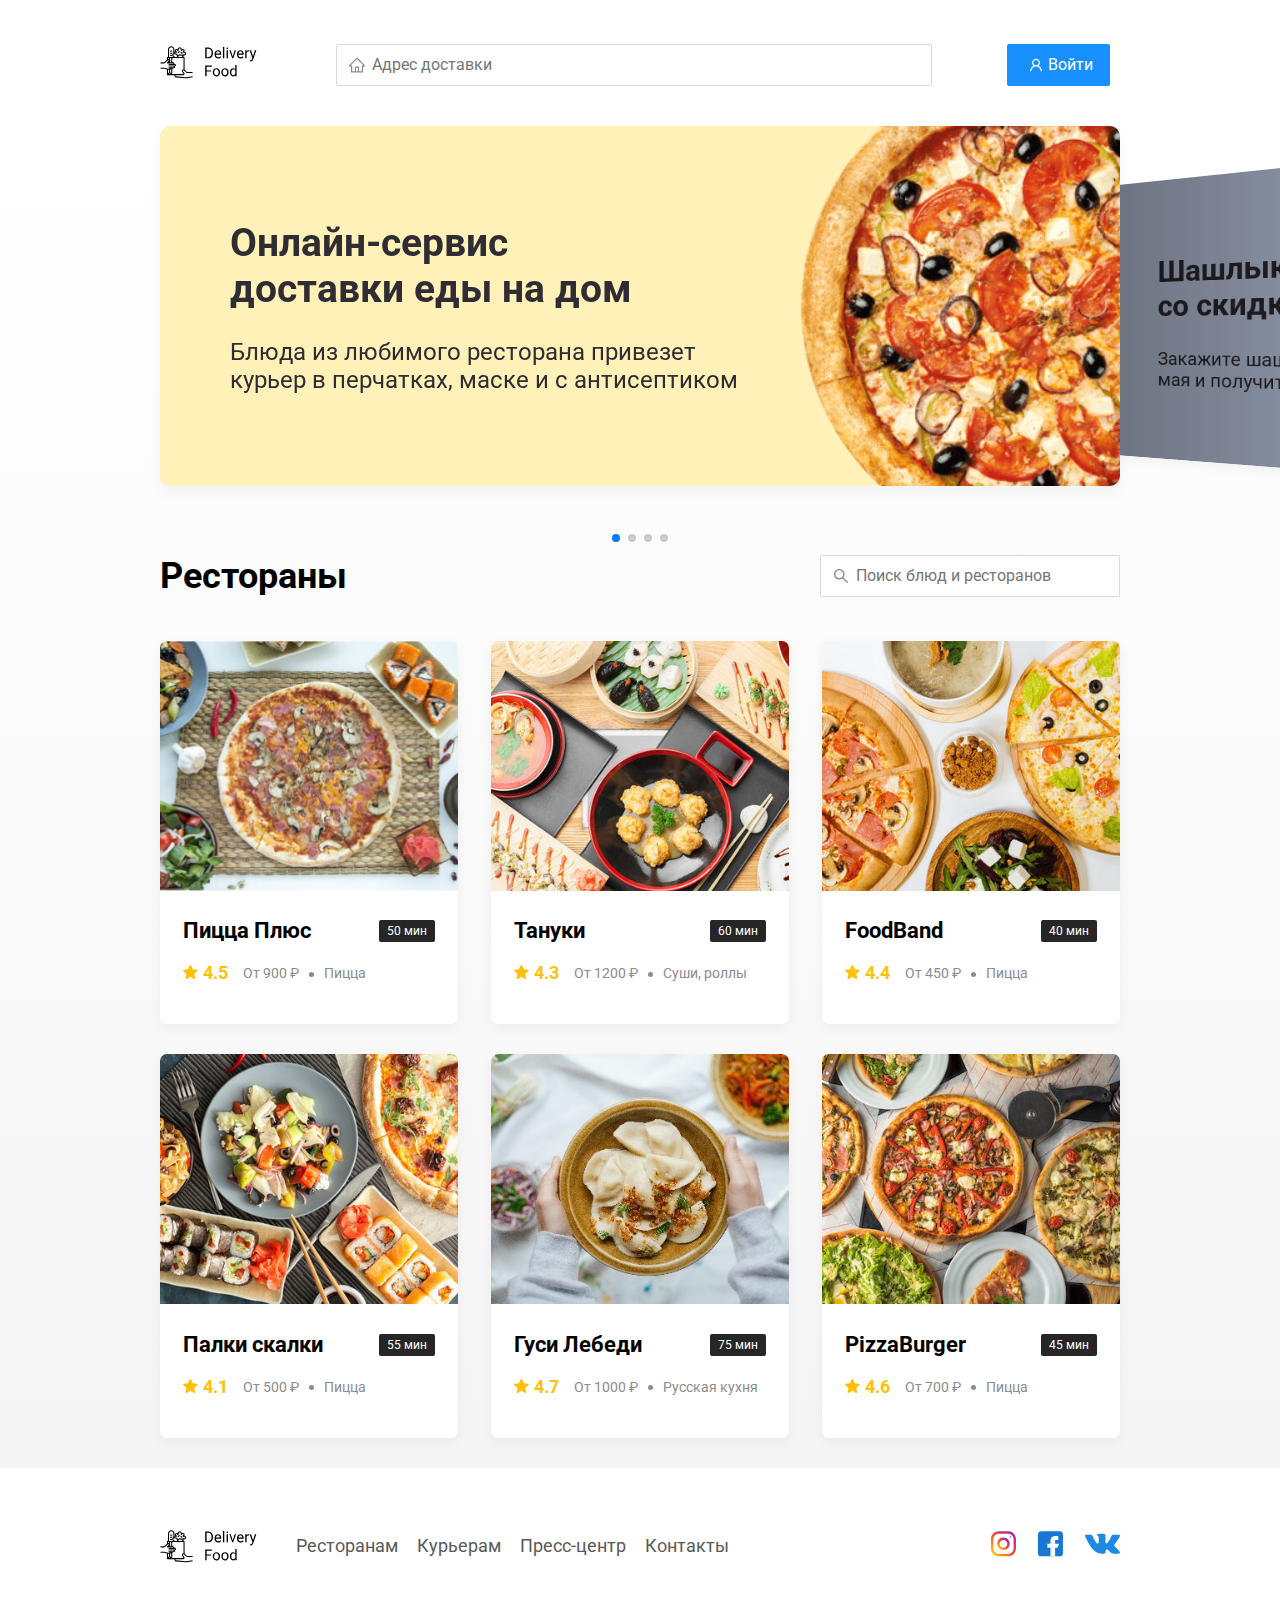
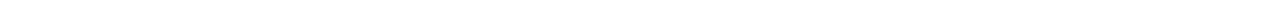
<file: index.html>
<!DOCTYPE html>
<html lang="ru">

<head>
    <meta charset="UTF-8"/>
    <meta name="viewport" content="width=device-width, initial-scale=1.0"/>
    <title>Delivery Food — доставка еды на дом</title>
	 <link href="https://fonts.googleapis.com/css?family=Roboto:400,700&display=swap&subset=cyrillic" rel="stylesheet"/>
	 <link rel="stylesheet" href="https://unpkg.com/swiper/swiper-bundle.min.css">
    <link rel="stylesheet" href="css/normalize.css"/>
    <link rel="stylesheet" href="css/style.css"/>
</head>

<body>
	<div class="container">
		<header class="header">
			<a class="logo">
				<img src="img/icon/logo.svg" alt="Logo"/>
			</a>
			<label class="address">
				<input type="text" class="input input-address" placeholder="Адрес доставки"/>
			</label>
			<div class="buttons">
				<span class="user-name"></span>
				<button class="button button-primary button-auth">
					<span class="button-auth-svg"></span>
					<span class="button-text">Войти</span>
				</button>
				<button class="button button-cart" id="cart-button">
					<span class="button-cart-svg"></span>
					<span class="button-text">Корзина</span>
				</button>
				<button class="button button-primary button-out">
					<span class="button-text">Выйти</span>
					<span class="button-out-svg"></span>
				</button>
			</div>
		</header>
	</div>
	<!-- /.container  -->

	<main class="main">
		<div class="container">
			<div class="swiper-container">
				<section class="container-promo swiper-wrapper">
					<section class="promo pizza swiper-slide">
						<h1 class="promo-title">Онлайн-сервис <br/>доставки еды на дом</h1>
						<p class="promo-text">
							Блюда из любимого ресторана привезет курьер в перчатках, маске и с антисептиком
						</p>
					</section>
					<section class="promo kebab swiper-slide">
						<h2 class="promo-title">Шашлыки на майские <br> со скидкой 35%</h2>
						<p class="promo-text">
							Закажите шашлыки в любом ресторане до 10 мая и получите скидку по промокоду OMAGAD
						</p>
					</section>
					<section class="promo vegetables swiper-slide">
						<h2 class="promo-title">Скидка 20% на всю еду <br> по промокоду LOVE.JS</h2>
						<p class="promo-text">
							Блюдо из ресторана привезут вместе с двумя подарочными книгами по фронтенду
						</p>
					</section>
					<section class="promo sushi swiper-slide">
						<h2 class="promo-title">Сеты со скидкой до 30% <br> в ресторанах</h2>
						<p class="promo-text">
							Скидки на сеты до 30 мая по промокоду DADADA
						</p>
					</section> 
				</section>
				<div class="swiper-pagination"></div>
			</div>
			</section>
			<section class="restaurants">
				<div class="section-heading">
					<h2 class="section-title">Рестораны</h2>
					<label class="search">
						<input type="text" class="input input-search" placeholder="Поиск блюд и ресторанов"/>
					</label>
				</div>
				<div class="cards cards-restaurants">
				</div>
				<!-- /.cards -->
			</section>
			<section class="menu hide">
				<div class="section-heading">
					<h2 class="section-title restaurant-title">Пицца Плюс</h2>
					<div class="card-info">
						<div class="rating">
							4.5
						</div>
						<div class="price">От 900 ₽</div>
						<div class="category">Пицца</div>
					</div>
					<!-- /.card-info -->
				</div>
				<div class="cards cards-menu">
				</div>
				<!-- /.cards -->
			</section>

		</div>
		<!-- /.container -->
	</main>

	<footer class="footer">
		<div class="container">
			<div class="footer-block">
				<img src="img/icon/logo.svg" alt="logo" class="logo footer-logo"/>
				<nav class="footer-nav">
					<a href="#" class="footer-link">Ресторанам </a>
					<a href="#" class="footer-link">Курьерам</a>
					<a href="#" class="footer-link">Пресс-центр</a>
					<a href="#" class="footer-link">Контакты</a>
				</nav>
				<div class="social-links">
					<a href="#" class="social-link"><img src="img/social/instagram.svg" alt="instagram"/></a>
					<a href="#" class="social-link"><img src="img/social/fb.svg" alt="facebook"/></a>
					<a href="#" class="social-link"><img src="img/social/vk.svg" alt="vk"/></a>
				</div>
				<!-- /.social-links -->
			</div>
			<!-- /.footer-block -->
		</div>
	</footer>

	<div class="modal modal-cart">
		<div class="modal-dialog">
			<div class="modal-header">
				<h3 class="modal-title">Корзина</h3>
				<button class="close">&times;</button>
			</div>
			<!-- /.modal-header -->
			<div class="modal-body">
			</div>
			<!-- /.modal-body -->
			<div class="modal-footer">
				<span class="modal-pricetag">1250 ₽</span>
				<div class="footer-buttons">
					<button class="button button-primary">Оформить заказ</button>
					<button class="button clear-cart">Отмена</button>
				</div>
			</div>
			<!-- /.modal-footer -->
		</div>
		<!-- /.modal-dialog -->
	</div>

	<div class="modal-auth">
		<div class="modal-dialog modal-dialog-auth">
			<button class="close-auth">&times;</button>
			<form id="logInForm">
				<fieldset class="modal-body">
					<legend class="modal-title">Авторизация</legend>
					<label class="label-auth">
						<span>Логин</span>
						<input id="login" type="text">
					</label>
					<label class="label-auth">
						<span>Пароль</span>
						<input id="password" type="password">
					</label>
				</fieldset>
				<!-- /.modal-body -->
				<div class="modal-footer">
					<div class="footer-buttons">
						<button class="button button-primary button-login" type="submit">Войти</button>
					</div>
				</div>
			</form>
			<!-- /.modal-footer -->
		</div>
		<!-- /.modal-dialog -->
	</div>
	<script src="https://unpkg.com/swiper/swiper-bundle.min.js"></script>
	<script src="js/disabledScroll.js"></script>
	<script src="js/main.js" type="module"></script>
</body>

</html>
</file>
<file: css/style.css>
* {
    box-sizing: border-box;
}

body {
    font-family: "Roboto", sans-serif;
    padding-top: 44px;
}

a,
button {
    cursor: pointer;
    color: inherit;
}

.hide {
    display: none;
}

.container {
    max-width: 1200px;
    margin: auto;
}

.header {
    display: flex;
    align-items: center;
    justify-content: space-between;
    margin-bottom: 40px;
}

.input {
    background-color: #ffffff;
    border: 1px solid #d9d9d9;
    border-radius: 2px;
    font-size: 16px;
    line-height: 24px;
    padding: 8px 8px 8px 35px;
    background-repeat: no-repeat;
    background-position: left 11px center;
}

.address {
    flex: 0.8;
}

.input-address {
    width: 100%;
    background-image: url(../img/icon/home.svg);
}

.search {
    margin-left: auto;
}

.input-search {
    width: 300px;
    background-image: url(../img/icon/search.svg);

}

.buttons {
    display: flex;
    align-items: center;
}

.button {
    display: flex;
    align-items: center;
    padding: 8px 16px;
    background: #ffffff;
    border: 1px solid #d9d9d9;
    box-sizing: border-box;
    box-shadow: 0 0 2px rgba(0, 0, 0, 0.0015);
    border-radius: 2px;
    color: #595959;
    font-size: 16px;
    line-height: 24px;
}

.button:hover {
    background: #1890ff;
    border: 1px solid #1890ff;
    color: #fff;
}


.button-primary {
    background: #1890ff;
    border: 1px solid #1890ff;
    color: #fff;
    margin-right: 10px;
}

.button-primary:hover {
    background: #ffffff;
    border: 1px solid #d9d9d9;
    color: #595959;
}

.button-icon {
    margin-right: 6px;
}

.button-card-text {
    margin-right: 10px;
}

.button-auth {
    background-position: 20px 13px;
}

.button-primary .button-auth-svg {
    width: 24px;
    height: 24px;
    background-color: #fff;
    -webkit-mask: url("../img/icon/user.svg") no-repeat 50% 50%;
    mask: url("../img/icon/user.svg") no-repeat 50% 50%;
    background-repeat: no-repeat;
}

.button-primary:hover .button-auth-svg {
    background-color: #595959;
}

.button .button-cart-svg {
    width: 24px;
    height: 24px;
    background-color: #595959;
    -webkit-mask: url("../img/icon/shopping-cart.svg") no-repeat 50% 50%;
    mask: url("../img/icon/shopping-cart.svg") no-repeat 50% 50%;
    background-repeat: no-repeat;
}

.button-primary .button-cart-svg {
    background-color: #fff;
}

.button:hover .button-cart-svg {
    background-color: #fff;
}

.button-primary:hover .button-cart-svg {
    background-color: #595959;
}

.button-cart {
    display: none;
    margin: 0 5px;
}

.button-out {
    display: none;
    margin: 0 5px;
}

.user-name {
    display: none;
    margin-right: 20px;
    font-weight: bold;
    font-size: 18px;
}

.promo-slider {

    width: 600px;
    height: 300px;

}

.promo {
    box-shadow: 0 7px 12px rgba(158, 158, 163, 0.1);
    border-radius: 10px;
    padding: 68px 70px;
    margin-bottom: 56px;
    min-height: 350px;
}

.pizza {
    background: #fff1b8 url(../img/promo/pizza.png) no-repeat top -100px right -250px / 830px
}

.kebab {
    background: #D6E4FF url(../img/promo/kebab.png) no-repeat top 45px right 40px / 450px;
}

.vegetables {
    background: #FFF566 url(../img/promo/vegetables.png) no-repeat top 0 right 0 / 825px
}

.sushi {
    background: #FFF1F0 url(../img/promo/sushi.png) no-repeat top 10px right 15px / 500px
}

.promo-title {
    font-style: normal;
    font-weight: bold;
    font-size: 39px;
    line-height: 46px;
    color: #302c34;
}

.promo-text {
    font-style: normal;
    font-weight: normal;
    font-size: 24px;
    line-height: 28px;
    color: #302c34;
    max-width: 538px;
}

.main {
    background: linear-gradient(180deg, rgba(245, 245, 245, 0) 1.04%, #f5f5f5 100%);
}

.section-heading {
    display: flex;
    align-items: center;
    margin-bottom: 44px;
}

.section-title {
    font-style: normal;
    font-weight: bold;
    font-size: 36px;
    line-height: 42px;
    margin: 0 30px 0 0;
    color: #000000;
}

.cards {
    display: flex;
    align-items: flex-start;
    justify-content: space-between;
    flex-wrap: wrap;
}

.card {
    background: #ffffff;
    box-shadow: 0 4px 12px rgba(0, 0, 0, 0.05);
    border-radius: 7px;
    overflow: hidden;
    margin-bottom: 30px;
    flex-basis: 31%;
    text-decoration: none;

}

.card-restaurant {
    cursor: pointer
}

.card-image {
    width: 100%;
    height: 250px;
    object-fit: cover;
}


.card-text {
    padding: 20px 23px 35px;
    min-height: 275px;
    display: flex;
    flex-direction: column;
}



.restaurants .card-text {
    min-height: auto;
}

.card-heading {
    display: flex;
    align-items: center;
    justify-content: space-between;
    margin-bottom: 10px;
}

.card-title {
    margin: 0;
    font-style: normal;
    font-weight: bold;
    font-size: 22px;
    line-height: 32px;
}

.card-title-reg {
    font-weight: 400;
}

.card-tag {
    font-style: normal;
    font-weight: normal;
    font-size: 12px;
    line-height: 20px;
    color: #ffffff;
    background: #262626;
    border-radius: 2px;
    padding: 1px 8px;
}

.card-info {
    display: flex;
    align-items: center;
    flex-wrap: wrap;
}

.card-buttons {
    display: flex;
    margin-top: 24px;
    flex-grow: 1;
    align-items: flex-end;
}

.card-price-bold {
    font-weight: bold;
    font-size: 20px;
    line-height: 32px;
    margin-left: 30px;
}

.rating {
    background-image: url("../img/icon/rating.svg");
    background-repeat: no-repeat;
    background-position: 0 7px;
    padding-left: 20px;
    margin-right: 26px;
    color: #ffc107;
    font-weight: bold;
    font-size: 18px;
    line-height: 32px;
}

.price,
.category {
    color: #8c8c8c;
    font-size: 18px;
    line-height: 32px;
}

.price {
    margin-right: 10px;
}

.ingredients {
    color: #8c8c8c;
    font-size: 18px;
    line-height: 21px;
}

.category {
    text-overflow: ellipsis;
    overflow: hidden;
    white-space: nowrap;
    max-width: 150px;
}

.price:after {
    content: "";
    width: 5px;
    height: 5px;
    background-color: #8c8c8c;
    display: inline-block;
    vertical-align: middle;
    border-radius: 50%;
    margin-left: 10px;
}

.footer {
    padding: 60px 0;
}

.footer-block {
    display: flex;
    align-items: center;
    justify-content: space-between;
}

.footer-nav {
    margin-left: 35px;
    margin-right: auto;
}

.footer-link {
    display: inline-block;
    color: #595959;
    font-style: normal;
    font-weight: normal;
    font-size: 18px;
    line-height: 21px;
    text-decoration: none;
}

.footer-link:not(:last-child) {
    margin-right: 15px;
}

.social-links {
    display: flex;
    align-items: center;
}

.social-link:not(:last-child) {
    margin-right: 21px;
}

.modal {
    position: fixed;
    left: 0;
    top: 0;
    width: 100%;
    height: 100%;
    background: rgba(0, 0, 0, 0.4);
    display: none;
    z-index: 999;
}

.modal-auth {
    position: fixed;
    left: 0;
    top: 0;
    width: 100%;
    height: 100%;
    background: rgba(0, 0, 0, 0.4);
    display: none;
    z-index: 999;
}

.is-open {
    display: flex;
}

.modal-dialog {
    max-width: 780px;
    width: 95%;
    background: #ffffff;
    border-radius: 5px;
    margin: auto;
    padding: 40px 45px;
}

.modal-dialog-auth {
    width: auto;
    position: relative;
}

.label-auth {
    display: block;
    margin: 30px;
}

.label-auth span {
    width: 80px;
    display: inline-block;
}

.modal-header {
    display: flex;
    align-items: center;
    justify-content: space-between;
    margin-bottom: 45px;
}

.modal-title {
    margin: 0;
    font-weight: bold;
    font-size: 36px;
    line-height: 42px;
}

.close {
    font-size: 36px;
    border: none;
    background-color: transparent;
}

.close-auth {
    font-size: 36px;
    border: none;
    background-color: transparent;
    position: absolute;
    top: 10px;
    right: 20px;
}

.modal-body {
    margin-bottom: 22px;
}

.food-row {
    display: flex;
    align-items: flex-start;
    justify-content: space-between;
    padding-bottom: 8px;
    border-bottom: 1px solid #d9d9d9;
    margin-bottom: 15px;
}

.food-name {
    font-weight: normal;
    font-size: 18px;
    line-height: 32px;
}

.food-price {
    margin-left: auto;
    margin-right: 47px;
    font-weight: bold;
    font-size: 20px;
    line-height: 32px;
}

.food-counter {
    display: flex;
    align-items: center;
}

.counter-button {
    display: flex;
    align-items: center;
    justify-content: center;
    width: 39px;
    height: 32px;
    background: #ffffff;
    border: 1px solid #40a9ff;
    box-sizing: border-box;
    border-radius: 2px;
    font-weight: normal;
    font-size: 14px;
    line-height: 22px;
    color: #40a9ff;
}

.counter-button:hover {
    background: #40a9ff;
    border: 1px solid #ffffff;
    color: #ffffff;
}

.counter {
    font-size: 16px;
    line-height: 24px;
    margin-left: 10px;
    margin-right: 10px;
}

.modal-footer {
    display: flex;
    align-items: center;
    justify-content: space-between;
}

.modal-auth .modal-footer {
    justify-content: flex-end;
}

.footer-buttons {
    display: flex;
    align-items: center;
}

.modal-pricetag {
    background: #262626;
    border-radius: 5px;
    color: #ffffff;
    padding: 15px 20px;
    font-size: 20px;
    line-height: 23px;
}

@media (max-width: 1366px) {
    .container {
        max-width: 960px;
    }

    .pizza {
        background-position: center right -300px;
        background-size: 750px;
    }


    .kebab {
        background-position: top -5px right -93px;
        background-size: 530px;
    }

    .vegetables {
        background-position: top 0 right -93px;
        background-size: 820px;
    }

    .sushi {
        background-position: center right -90px;
    }

    .rating {
        margin-right: 15px;
    }

    .category,
    .price {
        font-size: 14px;
    }
}

@media (max-width: 992px) {
    .container {
        max-width: 750px;
    }



    .pizza {
        padding: 50px;
        background-size: 500px;
        background-position: center right -200px;
    }


    .kebab {
        background-position: top 55px right -100px;
        background-size: 385px;
    }

    .vegetables {
        background-position: top 0 right -280px;
        background-size: 810px;
    }

    .sushi {
        background-position: top 30px right -175px;
    }



    .promo-text {
        font-size: 18px;
        max-width: 400px;
    }

    .card {
        flex-basis: 49%;
    }

    .footer-link {
        font-size: 16px;
    }
}

@media (max-width: 768px) {
    .container {
        max-width: 560px;
    }

    .card-info {
        flex-wrap: wrap;
    }

    .card .rating {
        flex-basis: 100%;
    }

    .card-title {
        font-size: 18px;
    }

    .card-text {
        min-height: 290px;
    }

    .card-price-bold {
        margin-left: 20px;
    }


    .pizza {
        background-size: 400px;
        background-position: bottom 50px right -200px;
    }


    .kebab {
        background-position: top -5px right -74px;
        background-size: 300px;
    }

    .vegetables {
        background-position: top 0 right -240px;
        background-size: 702px;
    }

    .sushi {
        background-position: top -24px right -75px;
        background-size: 302px;
    }

    .promo-title {
        font-size: 24px;
        line-height: 1.4;
    }

    .promo-text {
        margin-top: 0;
    }
}

@media (max-width: 578px) {
    .container {
        width: 90%;
    }

    .address {
        min-width: 100%;
        order: 1;
    }

    .header {
        flex-wrap: wrap;
    }

    .input-address {
        margin-top: 15px;
        order: 5;
        flex: 1;
    }

    .promo {
        background-image: none;
    }

    .promo-title {
        margin-bottom: 10px;
    }

    .section-title {
        font-size: 20px;
    }

    .card {
        flex-basis: 100%;
    }

    .card-text {
        min-height: auto;
    }

    .card-image {
        width: 100%;
    }

    .footer {
        padding: 30px 0;
    }

    .footer-block {
        align-items: flex-start;
    }

    .footer-nav {
        margin-left: 0;
        margin-right: 0;
        order: 0;
        display: flex;
        flex-direction: column;
    }

    .footer-logo {
        margin-right: 15px;
        order: 1;
    }

    .social-links {
        order: 2;
    }
}

@media (max-width: 480px) {
    .button-text {
        display: none;
    }

    .button-icon {
        margin: 0;
    }

    .user-name {
        margin: 10px;

    }

    .buttons {
        flex-wrap: wrap;
        margin-left: auto;
    }

    .button {
        min-height: 40px;
        padding: 5px 12px;

    }

    .button-out-svg {
        width: 24px;
        height: 24px;
        background-color: #fff;
        -webkit-mask: url(../img/icon/logout.svg) no-repeat 50% 50%;
        mask: url(../img/icon/logout.svg) no-repeat 50% 50%;
        background-repeat: no-repeat;
        -webkit-mask-size: 20px;
        mask-size: 20px;
    }

    .promo {
        padding: 20px;
    }

    .section-heading {
        flex-wrap: wrap;
    }

    .footer-block {
        flex-wrap: wrap;
        flex-direction: column;
        align-items: center;
    }

    .footer-logo {
        order: 0;
        margin-bottom: 20px;
    }

    .footer-nav {
        margin-bottom: 20px;
        text-align: center;
    }

    .footer-link:not(:last-child) {
        margin-right: 0;
    }
}
</file>
